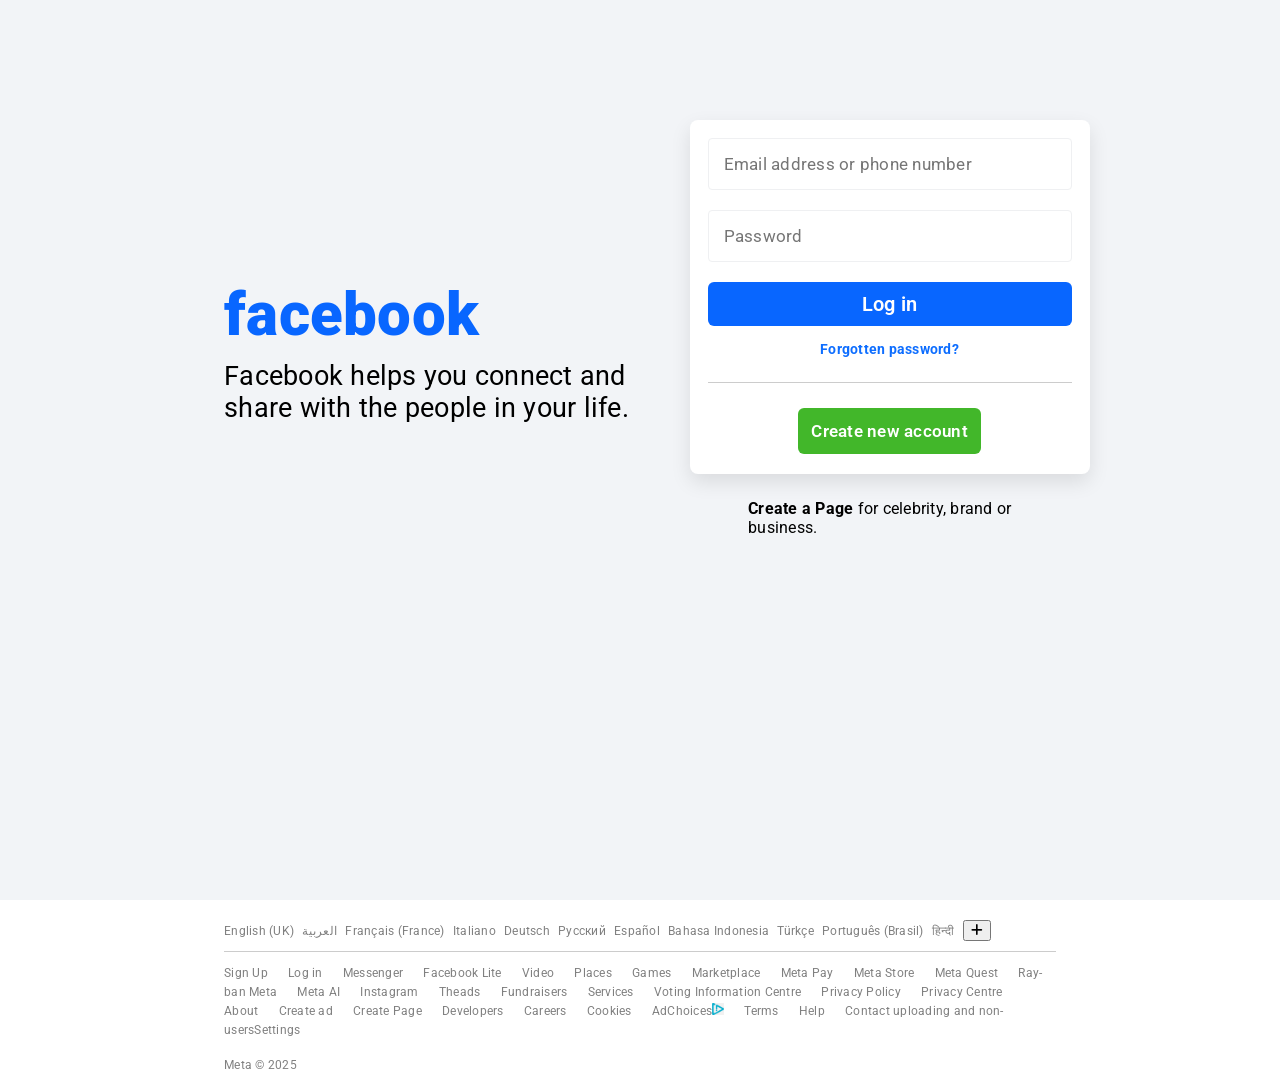
<file: html/LoginPage.html>
<!DOCTYPE html>
<html lang="en">
<head>
    <meta charset="UTF-8">
    <meta name="viewport" content="width=device-width, initial-scale=1.0">
    <link rel="stylesheet" href="https://cdnjs.cloudflare.com/ajax/libs/font-awesome/6.7.2/css/all.min.css" integrity="sha512-Evv84Mr4kqVGRNSgIGL/F/aIDqQb7xQ2vcrdIwxfjThSH8CSR7PBEakCr51Ck+w+/U6swU2Im1vVX0SVk9ABhg==" crossorigin="anonymous" referrerpolicy="no-referrer" />
    <title> Facebook - log in or sign up</title>
    <link rel="icon" type="image/png" href="../assets/facebook.png">
    <link rel="stylesheet" href="../css/LoginPage.css">
</head>
<body>
    <div id="container">
<div id="main">
    <section id="left">
        <div>
            <h1>facebook</h1>
            <p>Facebook helps you connect and share with the people in your life.</p>
        </div>
    </section>
    <section id="right">
        <div>
            <input type="email" id="email" placeholder="Email address or phone number" required>
            <input type="password" id="pass" placeholder="Password" required>
            <p id="validation"></p>
            <button id="loginbtn">Log in</button>
            <a href="">Forgotten password?</a>
            <hr id="firHr">
            <button id="signupbtn">Create new account</button>
        </div>
        <p><a href="">Create a Page</a> for celebrity, brand or business.</p>
    </section>
</div>
</div>
<footer>
    <div id="footer">
        <a href="" class="lang">English (UK)</a>
        <a href="" class="lang">العربية</a>
        <a href="" class="lang">Français (France)</a>
        <a href="" class="lang">Italiano</a>
        <a href="" class="lang">Deutsch</a>
        <a href="" class="lang">Русский</a>
        <a href="" class="lang">Español</a>
        <a href="" class="lang">Bahasa Indonesia</a>
        <a href="" class="lang">Türkçe</a>
        <a href="" class="lang">Português (Brasil)</a>
        <a href="" class="lang">हिन्दी</a>
        <button id="plus"><i class="fa-solid fa-plus"></i></button>
        <hr id="secHr">
        <a class="service" href="">Sign Up</a>
        <a class="service" href="">Log in</a>
        <a class="service" href="">Messenger</a>
        <a class="service" href="">Facebook Lite</a>
        <a class="service" href="">Video</a>
        <a class="service" href="">Places</a>
        <a class="service" href="">Games</a>
        <a class="service" href="">Marketplace</a>
        <a class="service" href="">Meta Pay</a>
        <a class="service" href="">Meta Store</a>
        <a class="service" href="">Meta Quest</a>
        <a class="service" href="">Ray-ban Meta</a>
        <a class="service" href="">Meta AI</a>
        <a class="service" href="">Instagram</a>
        <a class="service" href="">Theads</a>
        <a class="service" href="">Fundraisers</a>
        <a class="service" href="">Services</a>
        <a class="service" href="">Voting Information Centre</a>
        <a class="service" href="">Privacy Policy</a>
        <a class="service" href="">Privacy Centre</a>
        <a class="service" href="">About</a>
        <a class="service" href="">Create ad</a>
        <a class="service" href="">Create Page</a>
        <a class="service" href="">Developers</a>
        <a class="service" href="">Careers</a>
        <a class="service" href="">Cookies</a>
        <a class="service" href="" style="background-color: white;">AdChoices<img src="../assets/png-transparent-adchoices-hd-logo.png" alt=""></a>
        <a class="service" href="">Terms</a>
        <a class="service" href="">Help</a>
        <a class="service" href="">Contact uploading and non-usersSettings</a>
        <span>Meta © 2025 </span>
    </div>
</footer>
<script src="../js/loginScript.js"></script>
</body>
</html>
</file>
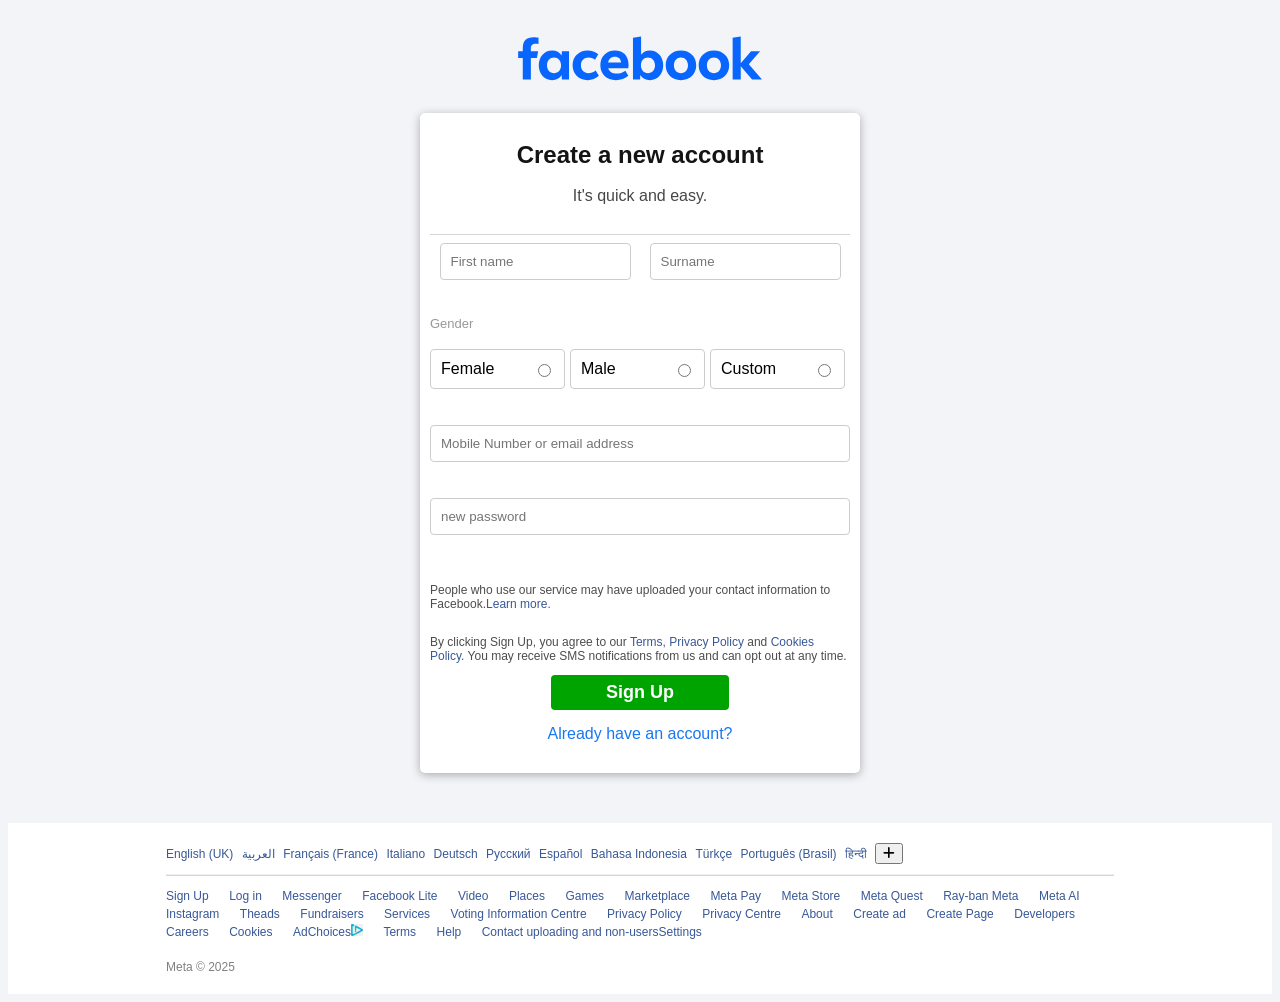
<file: html/signUpPage.html>
<!DOCTYPE html>
<html lang="en">
<head>
    <meta charset="UTF-8">
    <meta name="viewport" content="width=device-width, initial-scale=1.0">
    <link rel="stylesheet" href="https://cdnjs.cloudflare.com/ajax/libs/font-awesome/6.7.2/css/all.min.css" integrity="sha512-Evv84Mr4kqVGRNSgIGL/F/aIDqQb7xQ2vcrdIwxfjThSH8CSR7PBEakCr51Ck+w+/U6swU2Im1vVX0SVk9ABhg==" crossorigin="anonymous" referrerpolicy="no-referrer" />
    <link rel="icon" type="image/png" href="../assets/facebook.png">
    <link rel="stylesheet" href="../css/signUpPage.css">
    <title>Sign up for facebook</title>
</head>
<body>
   <div class="header"> 
    <img src="../assets/facebooklogo.svg" alt="facebook">
    </div>
    <div class="signup">
        <h2>Create a new account</h2>
        <h4>It's quick and easy.</h4>
        <hr />
        <!-- <form class="form"> -->
        <div class="name">
          <input type="text" id="fname" placeholder="First name" required />
          <input type="text" id="surname" placeholder="Surname" />
        </div>
        <br/> <br/>
        <label class="gndrlabel">Gender</label>
        <br/>
        <div class="pgndr">
          <div class="gndr">
            <label for="Female">Female</label>
            <input name="gender" type="radio" value="Female" />
          </div>
          <div class="gndr">
            <label for="Male">Male</label>
            <input name="gender" type="radio" value="Male" />
          </div>
          <div class="gndr">
            <label for="Custom">Custom</label>
            <input name="gender" type="radio" value="Custom" />
          </div>
        </div>
        <br /><br />
        <input
          type="email"
          id="email&number"
          placeholder="Mobile Number or email address"
        />
        <br /><br />
        <input type="password" id="pass" placeholder="new password" />
        <br /><br />
        <p>
          People who use our service may have uploaded your contact information to
          Facebook.<a href="#">Learn more.</a> 
        </p>
        <p>
          By clicking Sign Up, you agree to our <a href="#">Terms,</a> <a href="#">Privacy Policy</a>  and 
           <a href="#">Cookies Policy.</a> You may receive SMS notifications from us and can opt out at any
          time.
        </p>
        <div class="btn"><button id="createBtn">Sign Up</button></div>
        <!-- </form> -->
        <a class="haveAcc" href="LoginPage.html">Already have an account?</a>
      </div>
      <footer>
        <div class="footer">
            <a href="" class="lang">English (UK)</a>
            <a href="" class="lang">العربية</a>
            <a href="" class="lang">Français (France)</a>
            <a href="" class="lang">Italiano</a>
            <a href="" class="lang">Deutsch</a>
            <a href="" class="lang">Русский</a>
            <a href="" class="lang">Español</a>
            <a href="" class="lang">Bahasa Indonesia</a>
            <a href="" class="lang">Türkçe</a>
            <a href="" class="lang">Português (Brasil)</a>
            <a href="" class="lang">हिन्दी</a>
            <button id="plus"><i class="fa-solid fa-plus"></i></button>
            <hr id="secHr">
            <a class="service" href="">Sign Up</a>
            <a class="service" href="">Log in</a>
            <a class="service" href="">Messenger</a>
            <a class="service" href="">Facebook Lite</a>
            <a class="service" href="">Video</a>
            <a class="service" href="">Places</a>
            <a class="service" href="">Games</a>
            <a class="service" href="">Marketplace</a>
            <a class="service" href="">Meta Pay</a>
            <a class="service" href="">Meta Store</a>
            <a class="service" href="">Meta Quest</a>
            <a class="service" href="">Ray-ban Meta</a>
            <a class="service" href="">Meta AI</a>
            <a class="service" href="">Instagram</a>
            <a class="service" href="">Theads</a>
            <a class="service" href="">Fundraisers</a>
            <a class="service" href="">Services</a>
            <a class="service" href="">Voting Information Centre</a>
            <a class="service" href="">Privacy Policy</a>
            <a class="service" href="">Privacy Centre</a>
            <a class="service" href="">About</a>
            <a class="service" href="">Create ad</a>
            <a class="service" href="">Create Page</a>
            <a class="service" href="">Developers</a>
            <a class="service" href="">Careers</a>
            <a class="service" href="">Cookies</a>
            <a class="service" href="" style="background-color: white;">AdChoices<img src="../assets/png-transparent-adchoices-hd-logo.png" alt=""></a>
            <a class="service" href="">Terms</a>
            <a class="service" href="">Help</a>
            <a class="service" href="">Contact uploading and non-usersSettings</a>
            <span>Meta © 2025 </span>
        </div>
    </footer>
    <script src="../js/signUpScript.js"></script>
       
</body>
</html>
</file>
<file: css/LoginPage.css>
@import url('https://fonts.googleapis.com/css2?family=Roboto:wght@300;400;500;700&display=swap');
*{
    letter-spacing: .25px;
    font-family: 'Roboto', sans-serif;
     box-sizing: border-box;
}
body{
    margin: 0px;
}
#container{
    display: flex;
    align-items: center;
    justify-content: center;
    background-color: #f2f4f7;
}
#main{
    display: flex;
    width: 65%;
}
#left{
    display: flex;
    align-items: center;
    justify-content: end;
    width: 60%;
    height: 100vh;
}
#right{
    display: flex;
    align-items: center;
    justify-content: start;
    flex-direction: column;
width: 40%;
height: 100vh;
}
#left div{
    margin-right: 60px;
    margin-bottom: 220px;
}
#left div h1{
    font-size: 60px;
    font-weight:900;
    color: #0866ff;
    margin-bottom: 10px;
}
#left div p{
    margin-top: 0px;
    font-size: 27px;
}
#right div {
    margin-top: 120px;
    padding: 8px 8px 20px 8px;
    border-radius: 8px;
    background-color: #ffffff;
    width: 400px;
    display: flex;
    flex-direction: column;
    box-shadow: 0 8px 20px rgba(0, 0, 0, 0.1); 
    transition: box-shadow 0.3s ease;
}
#right div input{
    border: 1px solid #eff0f2;
    border-radius: 4px;
    margin: 10px;
    padding: 15px;
    font-size: 17px;
}
#right div input:focus{
    border: 1px solid #0866ff ;   
}
#validation{
    display: none;
    color: red;
}
#loginbtn{
    border: 0px solid transparent;
    font-size: 20px;
    font-weight: 600;
    color: white;
    background-color: #0866ff;
    border-radius: 6px;
    margin: 10px 10px 15px 10px;
    padding: 10px; 
}
#loginbtn:hover{
    background-color: #1877f2;
    cursor: pointer;
}
#right div a{
    font-size: 14px;
    margin: auto;
    color:#0e6eff ;
    text-decoration: none;
}
#signupbtn{
    border: 0px solid transparent;
    font-size: 17px;
    font-weight: 600;
    color: white;
    background-color: #42b72a;
    border-radius: 6px;
    margin: auto;
    padding: 13px; 
}
#signupbtn:hover{
    background-color:#36a420 ;
    cursor: pointer;
}
#firHr {
    margin: 25px 10px;
    border: none;
    border-top: 1px solid #ccc;
  }
  #right p{
    margin: 25px;
  }
  #right a{
    color: black;
    text-decoration: none;
    font-weight: bold;
  }
  #right a:hover{
    text-decoration:underline;
  }
  footer{
    display: flex;
    align-items: center;
    justify-content: center;
  }
  #footer{
    padding: 20px 0px;
    width: 65%;
  }
  #footer span{
    display: block;
    color: #808080;
    font-size: 12px;
    margin-top: 20px;
  }
#secHr{
    margin: 10px 0px;
    border: none;
    border-top: 1px solid #ccc;
}
.service{
    color: #808080;
    font-size: 12px;
    margin-right: 16px;
    text-decoration: none;
  }
.lang{
    color: #808080;
    font-size: 12px;
    margin-right:4px;
    text-decoration: none; 
}
img{
width:12px; 
height:12px;
background-color: white;
}
.lang:hover{
    text-decoration: underline;
}
.service:hover{
text-decoration: underline;
}
</file>
<file: css/signUpPage.css>
body {
    justify-content: center;
    align-items: center;
    display: flex;
    flex-direction: column;
    background-color:  #f2f4f7;
    font-family: 'Roboto', 'Helvetica Neue', sans-serif;

}

.header{
   height: 100px;
   width: 300px;
   margin-bottom: 5px;
}
.header img{
    width: 100%;
    height: 100%;
}

.signup {
    background-color: #ffffff;
    width: 420px;
    box-shadow: 0 2px 10px rgba(0, 0, 0, 0.3);
    border-radius: 5px;
    display: flex;
    flex-direction: column;
    /* padding-bottom: 10px; */
    justify-content: center;
    align-items: center;
    max-width: 5px 0;
    padding: 10px;
    margin-bottom: 50px;
}

.signup h2 {
    color: #141414;
    line-height: 24px;
}

.signup h4 {
    color: #474646;
    font-weight: 300;
    margin-top: 0px;
}

hr {
    width: 100%;
    height: 1px;
    background-color: #d6d4d4;
    border: none;
}



.name {
    display: flex;
    justify-content: space-around;
    width: 100%;
}

.signup input[type="text"] {
    border: 1px solid #ccc;
    padding: 10px;
    border-radius: 4px;
    box-sizing: border-box;
}

.signup .gndrlabel{
    font-size: small; 
    color: #999898;
    width: 100%;
}

.signup .pgndr {
    display: flex;
    flex-direction: row;
    justify-content: space-between;
    width: 100%;

}

.signup .pgndr .gndr {
    border: 1px solid #ccc;
    padding: 10px;
    margin-right: 5px;
    border-radius: 4px;
    width: 100%;
    display: flex;
    justify-content: space-between;

}

.signup input[type="email"] , input[type="password"] {
    border: 1px solid #ccc;
    padding: 10px;
    border-radius: 4px;
    box-sizing: border-box;
    width: 100%;
}

.signup p {
    font-size: 12px;
    color: #4e4d4d;
}
.signup p a{
    font-size: 12px;
    text-decoration: none;
    color: #385898;
}

.signup p a:hover{
    text-decoration: underline;
}
.signup .haveAcc{
    margin-top: 15px;
    color: #1877f2;
    text-decoration: none;
    padding-bottom: 20px;
}

.signup .btn {
    width: 100%;
    display: flex;
    justify-content: center;
    align-items: center;
}

.signup .btn button {
    background-color:  #00a400;
    color: white;
    font-weight: bold;
    font-size: 18px;
    border: none;
    padding: 7px 55px;
    border-radius: 4px;
}
.signup .btn button:hover{
    background-color: #36a420;
    cursor: pointer;

}

footer{
    display: flex;
    align-items: center;
    justify-content: center;
    background-color: white;
  }
.footer{
    padding: 20px 0px;
    width: 75%;
  }
.footer span{
    display: block;
    color: #808080;
    font-size: 12px;
    margin-top: 20px;
  }
.footer #secHr{
    margin: 10px 0px;
    border: none;
    border-top: 1px solid #f0eeee;
}
.footer .service{
    color: #385898;
    font-size: 12px;
    margin-right: 16px;
    text-decoration: none;
  }
.footer .lang{
    color: #385898;
    font-size: 12px;
    margin-right:4px;
    text-decoration: none; 
}
.footer img{
width:12px; 
height:12px;

}
.footer .lang:hover{
    text-decoration: underline;
}
.footer .service:hover{
text-decoration: underline;
}
</file>
